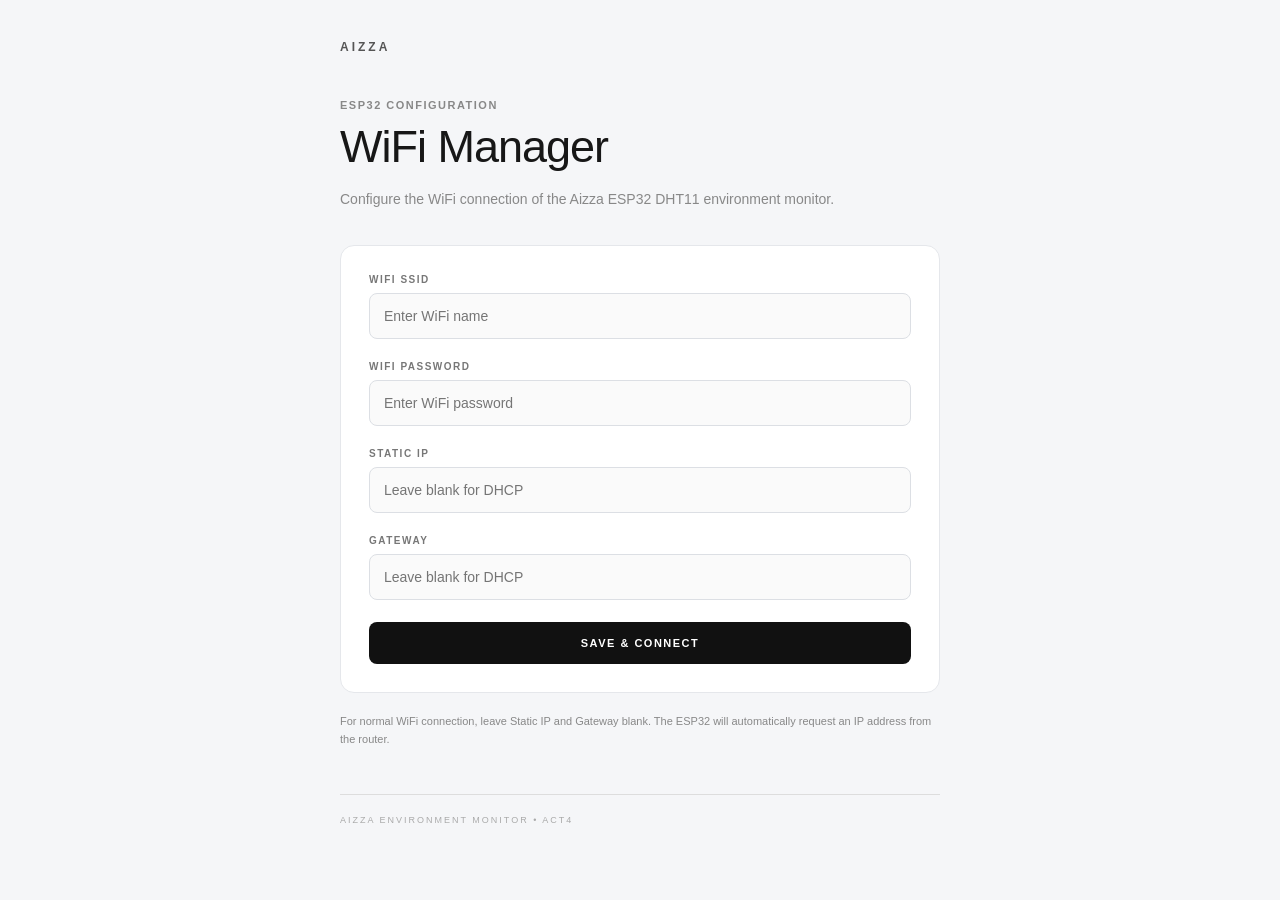
<file: wifi-manager.html>
<!DOCTYPE html>
<html lang="en">

<head>

    <meta charset="UTF-8">

    <meta
        name="viewport"
        content="width=device-width, initial-scale=1.0"
    >

    <title>Aizza WiFi Manager - ACT4</title>


    <style>

        * {
            box-sizing: border-box;
        }


        body {

            margin: 0;

            min-height: 100vh;

            background: #f5f6f8;

            color: #171717;

            font-family:
                Arial,
                Helvetica,
                sans-serif;

            padding: 40px 20px;
        }


        .wrapper {

            width: 100%;

            max-width: 600px;

            margin: auto;
        }


        .brand {

            font-size: 12px;

            font-weight: 700;

            letter-spacing: 3px;

            color: #555;

            margin-bottom: 45px;
        }


        .eyebrow {

            font-size: 11px;

            font-weight: 700;

            letter-spacing: 1.5px;

            color: #888;

            margin-bottom: 10px;
        }


        h1 {

            margin: 0;

            font-size: 45px;

            font-weight: 500;

            letter-spacing: -1px;
        }


        .subtitle {

            margin-top: 15px;

            margin-bottom: 35px;

            color: #888;

            font-size: 14px;

            line-height: 1.6;
        }


        form {

            background: #fff;

            border: 1px solid #e5e7eb;

            border-radius: 14px;

            padding: 28px;
        }


        label {

            display: block;

            margin-bottom: 8px;

            font-size: 10px;

            font-weight: 700;

            letter-spacing: 1.5px;

            color: #777;
        }


        input {

            width: 100%;

            padding: 14px;

            margin-bottom: 22px;

            border: 1px solid #dcdfe4;

            border-radius: 8px;

            background: #fafafa;

            outline: none;

            font-size: 14px;

            color: #171717;
        }


        input:focus {

            border-color: #111;

            background: #fff;
        }


        button {

            width: 100%;

            padding: 15px;

            border: none;

            border-radius: 8px;

            background: #111;

            color: white;

            font-size: 11px;

            font-weight: 700;

            letter-spacing: 1.5px;

            cursor: pointer;
        }


        button:hover {

            background: #333;
        }


        .note {

            margin-top: 20px;

            font-size: 11px;

            color: #888;

            line-height: 1.6;
        }


        footer {

            margin-top: 45px;

            padding-top: 20px;

            border-top: 1px solid #ddd;

            font-size: 9px;

            letter-spacing: 2px;

            color: #aaa;
        }


        @media (max-width: 650px) {

            body {
                padding: 25px 15px;
            }


            h1 {
                font-size: 38px;
            }


            form {
                padding: 22px;
            }

        }

    </style>

</head>


<body>

    <main class="wrapper">


        <div class="brand">
            AIZZA
        </div>


        <p class="eyebrow">
            ESP32 CONFIGURATION
        </p>


        <h1>
            WiFi Manager
        </h1>


        <p class="subtitle">

            Configure the WiFi connection
            of the Aizza ESP32 DHT11
            environment monitor.

        </p>


        <form
            method="POST"
            action="/"
        >


            <label for="ssid">
                WIFI SSID
            </label>

            <input
                id="ssid"
                name="ssid"
                type="text"
                placeholder="Enter WiFi name"
                required
            >


            <label for="pass">
                WIFI PASSWORD
            </label>

            <input
                id="pass"
                name="pass"
                type="password"
                placeholder="Enter WiFi password"
                required
            >


            <label for="ip">
                STATIC IP
            </label>

            <input
                id="ip"
                name="ip"
                type="text"
                placeholder="Leave blank for DHCP"
            >


            <label for="gateway">
                GATEWAY
            </label>

            <input
                id="gateway"
                name="gateway"
                type="text"
                placeholder="Leave blank for DHCP"
            >


            <button type="submit">
                SAVE & CONNECT
            </button>

        </form>


        <p class="note">

            For normal WiFi connection,
            leave Static IP and Gateway blank.
            The ESP32 will automatically request
            an IP address from the router.

        </p>


        <footer>
            AIZZA ENVIRONMENT MONITOR • ACT4
        </footer>


    </main>

</body>

</html>
</file>
